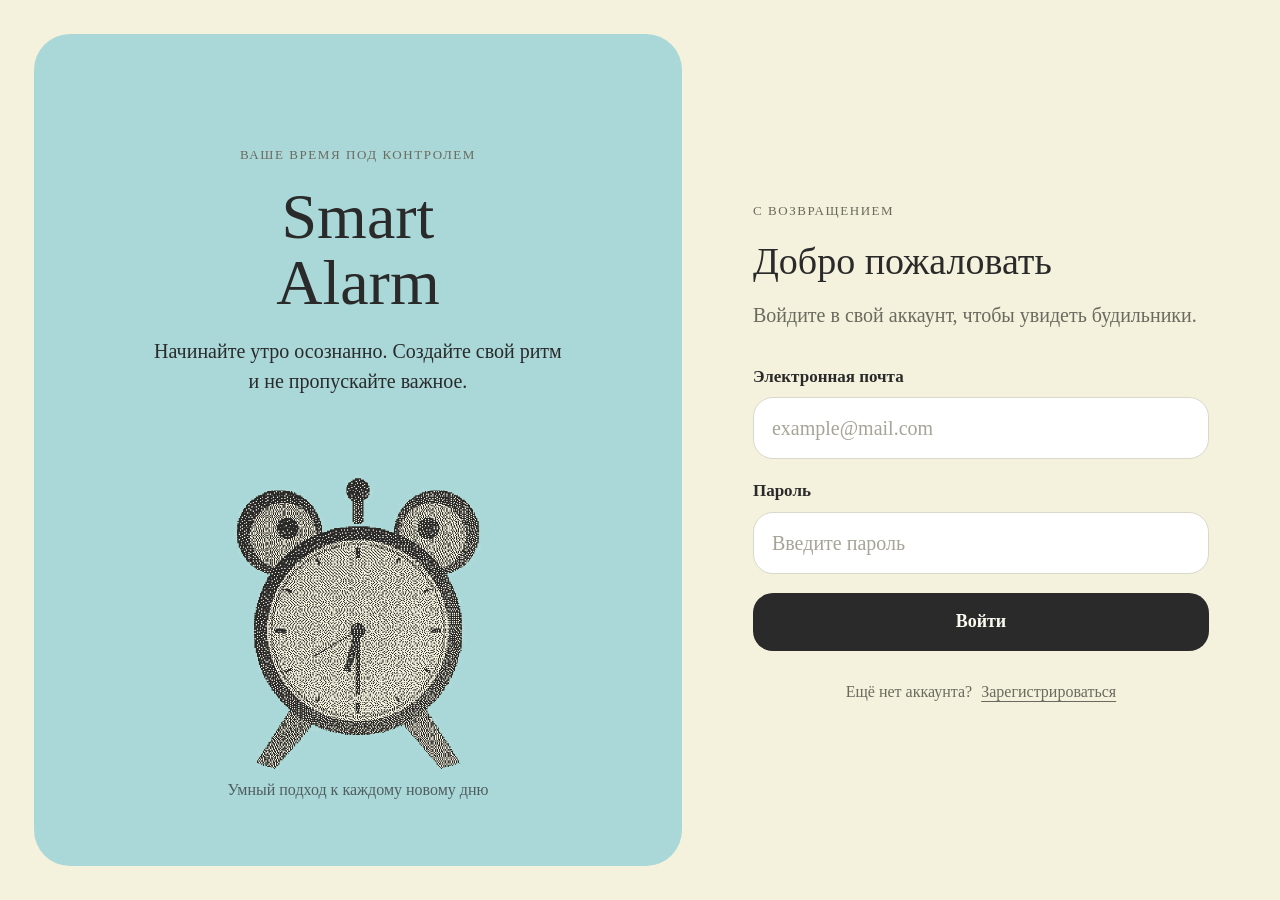
<file: frontend/index.html>
<!DOCTYPE html>
<html lang="ru">
<head>
    <meta charset="UTF-8">
    <meta name="viewport" content="width=device-width, initial-scale=1.0">
    <meta name="theme-color" content="#F4F2DD">

    <title>Smart Alarm</title>

    <link rel="icon" type="image/png" href="assets/clock.png">
    <link rel="stylesheet" href="styles.css">
</head>

<body>
    <div id="app">
        <div class="app-loading">
            <img src="assets/clock.png" alt="" class="loading-icon">
            <p>Smart Alarm</p>
            <span>Загружаем приложение...</span>
        </div>
    </div>

    <script type="module" src="app.js"></script>
</body>
</html>
</file>
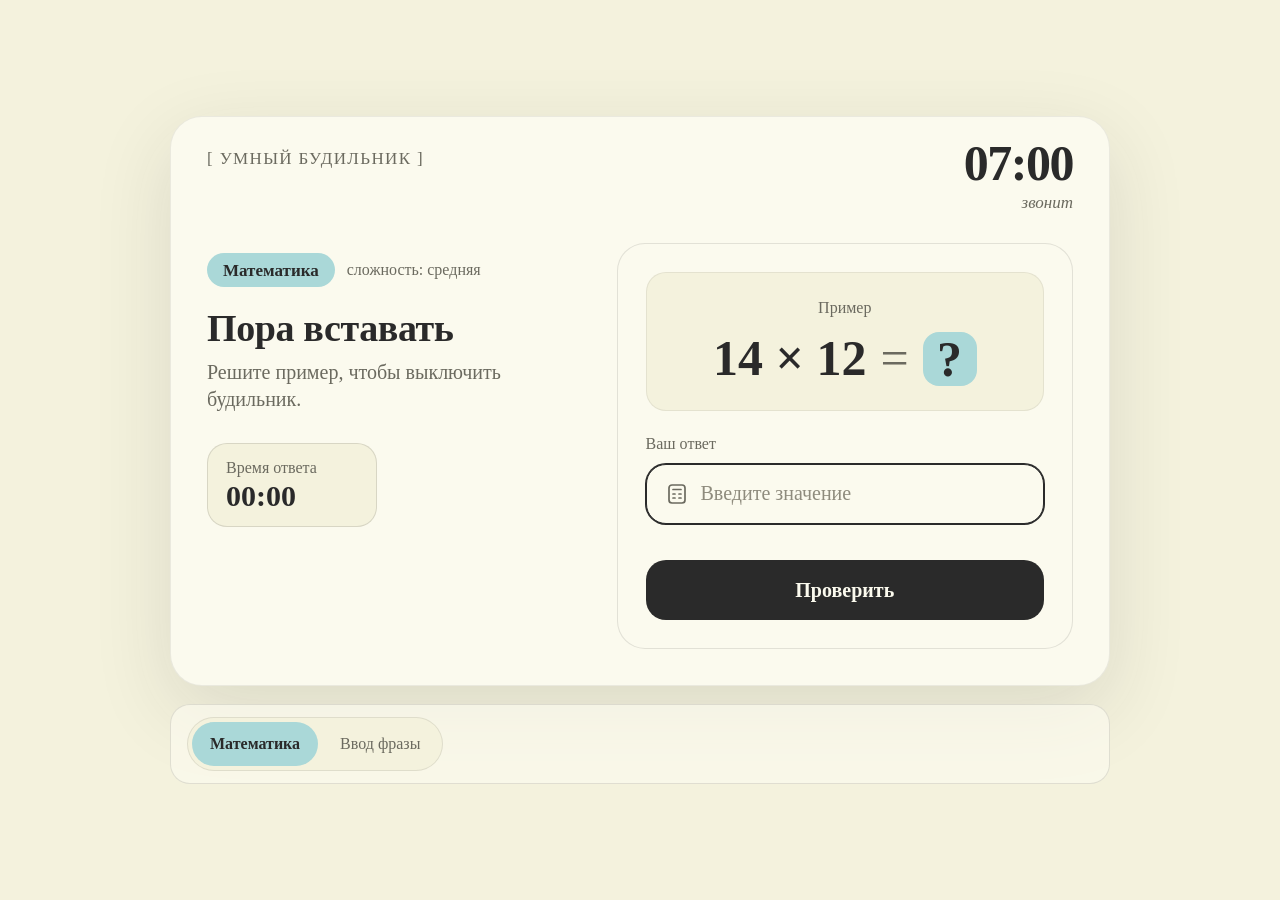
<file: frontend/task.html>
<!doctype html>
<html lang="ru">
    <head>
        <meta charset="UTF-8">
        <meta name="viewport" content="width=device-width, initial-scale=1.0">
        <title>Задание — Smart Alarm</title>
        <link rel="stylesheet" href="task.css">
    </head>
    <body>
        <main class="task-page">
            <div id="task-root" class="task-root"></div>

            <noscript>
                <p>Для выполнения задания включите JavaScript.</p>
            </noscript>
        </main>

        <script type="module" src="task.js"></script>
    </body>
</html>
</file>
<file: frontend/styles.css>
:root {
    --color-background: #F4F2DD;
    --color-surface: #FBFAEE;
    --color-primary: #AAD8D8;
    --color-primary-dark: #79B9B9;
    --color-text: #2A2A2A;
    --color-muted: #6B6A5F;
    --color-accent: #A63A2B;
    --color-line: #D9D9CB;
    --color-white: #FFFFFF;
    --color-error-bg: #F8E8E4;
    --color-success-bg: #E6F1E5;

    --font-main: "Times New Roman", Times, serif;

    --radius-card: 29px;
    --radius-button: 20px;
    --radius-small: 14px;

    --shadow-soft: 0 8px 30px rgba(42, 42, 42, 0.045);
    --transition: 0.2s ease;
}

/*reset*/


* {
    box-sizing: border-box;
    margin: 0;
    padding: 0;
}

html {
    min-width: 320px;
    min-height: 100%;
    scroll-behavior: smooth;
}

body {
    min-width: 320px;
    min-height: 100vh;
    background: var(--color-background);
    color: var(--color-text);
    font-family: var(--font-main);
    font-size: 20px;
    line-height: 1.5;
}

button,
input,
select,
textarea {
    font: inherit;
}

button {
    color: inherit;
}

button:focus-visible,
input:focus-visible,
select:focus-visible,
a:focus-visible {
    outline: 2px solid var(--color-text);
    outline-offset: 3px;
}

button:disabled {
    cursor: not-allowed;
    opacity: 0.55;
}

.button:disabled {
    background: #DEDCD0;
    border-color: transparent;
    color: #8B897C;
    opacity: 1;
}

.button:disabled:hover {
    background: #DEDCD0;
    border-color: transparent;
    color: #8B897C;
}

a {
    color: inherit;
    text-decoration: none;
}

img {
    display: block;
    max-width: 100%;
}

/* APP ROOT AND LOADING*/

#app {
    min-height: 100vh;
}

.app-loading {
    min-height: 100vh;
    display: flex;
    flex-direction: column;
    justify-content: center;
    align-items: center;
    gap: 12px;
    color: var(--color-muted);
}

.loading-icon {
    width: 76px;
    height: 76px;
    object-fit: contain;
    margin-bottom: 8px;
}

.app-loading p {
    color: var(--color-text);
    font-size: 30px;
}

.app-loading span {
    font-size: 15px;
}

/*COMMON ELEMENTS */

.eyebrow {
    color: var(--color-muted);
    font-size: 13px;
    letter-spacing: 0.12em;
    text-transform: uppercase;
}

.page-title {
    font-size: clamp(30px, 3vw, 38px);
    font-weight: 700;
    line-height: 1.08;
}

.page-description {
    max-width: 620px;
    color: var(--color-muted);
    font-size: 20px;
}

.section-title {
    font-size: 24px;
    font-weight: 700;
}

.muted {
    color: var(--color-muted);
}

.accent-text {
    font-style: italic;
}

.divider {
    width: 100%;
    height: 1px;
    background: var(--color-line);
    border: none;
}

/* BUTTONS */

.button {
    min-height: 58px;
    padding: 13px 24px;
    display: inline-flex;
    justify-content: center;
    align-items: center;
    gap: 9px;

    border: 1px solid transparent;
    border-radius: var(--radius-button);

    background: var(--color-text);
    color: var(--color-surface);

    font-size: 18px;
    font-weight: 700;
    cursor: pointer;
    transition:
        background var(--transition),
        color var(--transition),
        transform var(--transition),
        border-color var(--transition);
}

.button:hover {
    background: #1E1E1E;
}

.button:active {
    transform: scale(0.98);
}

.button-primary {
    background: var(--color-text);
    color: var(--color-surface);
}

.button-primary:hover {
    background: #1E1E1E;
}

.button-accent {
    background: var(--color-primary);
    color: var(--color-text);
}

.button-accent:hover {
    background: var(--color-primary-dark);
}

.button-secondary {
    background: transparent;
    border-color: var(--color-text);
    color: var(--color-text);
}

.button-secondary:hover {
    background: rgba(170, 216, 216, 0.28);
    border-color: var(--color-text);
}

.button-danger {
    background: var(--color-accent);
    color: var(--color-white);
}

.button-danger:hover {
    background: #8E3124;
}

.button-full {
    width: 100%;
}

.button-small {
    min-height: 44px;
    padding: 9px 17px;
    font-size: 15px;
}

.text-button {
    padding: 4px 0;
    border: none;
    background: transparent;
    color: var(--color-muted);
    cursor: pointer;
    text-decoration: underline;
    text-underline-offset: 4px;
}

.text-button:hover {
    color: var(--color-text);
}

/* FORM ELEMENTS */

.form {
    display: flex;
    flex-direction: column;
    gap: 19px;
}

.form-group {
    display: flex;
    flex-direction: column;
    gap: 8px;
}

.form-label {
    font-size: 17px;
    font-weight: 700;
    color: var(--color-text);
}

.form-input {
    width: 100%;
    min-height: 60px;
    padding: 15px 18px;

    border: 1px solid var(--color-line);
    border-radius: var(--radius-button);

    background: var(--color-white);
    color: var(--color-text);

    font-size: 20px;
    transition:
        border-color var(--transition),
        box-shadow var(--transition),
        background var(--transition);
}

.form-input::placeholder {
    color: #A6A497;
}

.form-input:focus {
    outline: none;
    border-color: var(--color-text);
    box-shadow: 0 0 0 1px var(--color-text);
}

.form-input:disabled {
    background: #ECEBE3;
}

.form-input.is-invalid,
.form-input[aria-invalid="true"] {
    border-color: var(--color-accent);
    background: var(--color-error-bg);
}

.form-hint {
    color: var(--color-muted);
    font-size: 16px;
}

.form-error {
    color: var(--color-accent);
    font-size: 16px;
}

.form-message {
    padding: 13px 16px;
    border: 1px solid transparent;
    border-radius: var(--radius-small);
    font-size: 16px;
}

.form-message.error {
    border-color: var(--color-accent);
    background: var(--color-error-bg);
    color: var(--color-accent);
}

.form-message.success {
    background: var(--color-primary);
    color: var(--color-text);
}

.list-message {
    margin-bottom: 18px;
}

/* AUTHENTICATION LAYOUT */

.auth-layout {
    min-height: 100vh;
    padding: 34px;
    display: grid;
    grid-template-columns: minmax(0, 1.1fr) minmax(380px, 0.9fr);
    gap: 34px;
}

.auth-visual {
    position: relative;
    min-height: 620px;
    padding: clamp(30px, 5vw, 70px);

    display: flex;
    flex-direction: column;
    justify-content: space-between;

    overflow: hidden;
    border-radius: 36px;
    background: var(--color-primary);
}

.auth-visual-content {
    position: relative;
    z-index: 1;
    width: 100%;
    max-width: none;
    margin: auto;

    display: flex;
    flex-direction: column;
    align-items: center;

    text-align: center;
}

.auth-visual h1 {
    margin-top: 20px;
    font-size: clamp(42px, 5vw, 68px);
    font-weight: 400;
    line-height: 1.03;
    text-align: center;
}

.auth-visual p {
    max-width: 420px;
    margin-top: 20px;
    font-size: 20px;
    text-align: center;
}

.auth-illustration {
    width: min(65%, 360px);
    max-height: 310px;
    object-fit: contain;
    align-self: center;
    margin-top: 25px;
}

.auth-visual-footer {
    position: relative;
    z-index: 1;
    width: 100%;

    color: rgba(42, 42, 42, 0.7);
    font-size: 16px;
    text-align: center;
}

.auth-panel {
    width: 100%;
    max-width: 480px;
    margin: auto;
    padding: 30px 12px;
}

.auth-panel-header {
    margin-bottom: 34px;
}

.auth-panel-header h2 {
    margin-top: 10px;
    font-size: 38px;
    font-weight: 400;
}

.auth-panel-header p {
    margin-top: 10px;
    color: var(--color-muted);
}

.auth-footer {
    margin-top: 25px;
    color: var(--color-muted);
    font-size: 16px;
    text-align: center;
}

.auth-footer button {
    margin-left: 5px;
}

/* ONBOARDING AND PERMISSIONS */

.onboarding-layout {
    min-height: 100vh;
    padding: 40px;
    display: flex;
    justify-content: center;
    align-items: center;
}

.onboarding-card {
    width: min(100%, 850px);
    min-height: 480px;
    padding: clamp(28px, 5vw, 60px);

    display: flex;
    flex-direction: column;
    align-items: center;
    justify-content: center;
    text-align: center;
    gap: 22px;

    border-radius: 36px;
    background: var(--color-surface);
    box-shadow: var(--shadow-soft);
}

.onboarding-illustration {
    width: min(240px, 55%);
    max-height: 220px;
    object-fit: contain;
}

.onboarding-card h1 {
    max-width: 650px;
    font-size: clamp(32px, 4vw, 48px);
    font-weight: 400;
    line-height: 1.12;
}

.onboarding-card p {
    max-width: 540px;
    color: var(--color-muted);
    font-size: 20px;
}

.onboarding-actions {
    width: 100%;
    margin-top: 12px;
    display: flex;
    justify-content: center;
    gap: 12px;
    flex-wrap: wrap;
}

.onboarding-progress {
    display: flex;
    justify-content: center;
    gap: 8px;
}

.progress-dot {
    width: 8px;
    height: 8px;
    border-radius: 50%;
    background: var(--color-line);
}

.progress-dot.active {
    width: 24px;
    border-radius: 10px;
    background: var(--color-primary-dark);
}

/* MAIN APP SHELL */

.app-shell {
    min-height: 100vh;
    display: grid;
    grid-template-columns: 260px minmax(0, 1fr);
}

.sidebar {
    position: sticky;
    top: 0;
    height: 100vh;
    padding: 30px 21px;

    display: flex;
    flex-direction: column;

    background: var(--color-surface);
    border-right: 1px solid var(--color-line);
}

.brand {
    display: flex;
    align-items: center;
    gap: 12px;
    padding: 4px 10px 35px;
}

.brand img {
    width: 43px;
    height: 43px;
    object-fit: contain;
}

.brand-name {
    font-size: 25px;
    line-height: 1;
}

.brand-caption {
    margin-top: 4px;
    color: var(--color-muted);
    font-size: 12px;
}

.sidebar-nav {
    display: flex;
    flex-direction: column;
    gap: 8px;
}

.nav-label {
    margin: 10px 12px 7px;
    color: var(--color-muted);
    font-size: 12px;
    letter-spacing: 0.1em;
    text-transform: uppercase;
}

.nav-link {
    min-height: 48px;
    padding: 11px 14px;

    display: flex;
    align-items: center;
    gap: 12px;

    border: none;
    border-radius: 15px;
    background: transparent;

    color: var(--color-muted);
    text-align: left;
    font-size: 16px;
    cursor: pointer;
    transition: background var(--transition), color var(--transition);
}

.nav-link:hover {
    background: rgba(170, 216, 216, 0.2);
    color: var(--color-text);
}

.nav-link.active {
    background: var(--color-primary);
    color: var(--color-text);
}

.nav-icon {
    width: 22px;
    text-align: center;
    font-size: 19px;
}

.sidebar-bottom {
    margin-top: auto;
    padding-top: 25px;
}

.sidebar-user {
    padding: 15px 10px 0;
    border-top: 1px solid var(--color-line);
}

.sidebar-user-email {
    overflow: hidden;
    color: var(--color-muted);
    font-size: 16px;
    text-overflow: ellipsis;
    white-space: nowrap;
}

.sidebar-user-action {
    margin-top: 9px;
}

.main-area {
    min-width: 0;
    padding: 34px clamp(25px, 4vw, 65px) 55px;
}

.topbar {
    min-height: 48px;
    margin-bottom: 38px;

    display: flex;
    align-items: center;
    justify-content: space-between;
    gap: 20px;
}

.topbar-date {
    color: var(--color-muted);
    font-size: 16px;
}

.topbar-actions {
    display: flex;
    align-items: center;
    gap: 12px;
}

.page-content {
    width: 100%;
    max-width: 1440px;
    margin: 0 auto;
}

.page-header {
    margin-bottom: 32px;
    display: flex;
    justify-content: space-between;
    align-items: flex-end;
    gap: 24px;
}

.page-header-text {
    display: flex;
    flex-direction: column;
    gap: 9px;
}

/* DASHBOARD / ALARM LIST */

.welcome-panel {
    position: relative;
    min-height: 190px;
    margin-bottom: 35px;
    padding: 30px 36px;

    display: flex;
    align-items: center;
    justify-content: space-between;
    gap: 25px;

    overflow: hidden;
    border-radius: var(--radius-card);
    background: var(--color-primary);
}

.welcome-content {
    flex: 1;
    min-width: 0;
}

.welcome-panel h1 {
    max-width: 650px;
    font-size: clamp(30px, 3vw, 38px);
    font-weight: 700;
    line-height: 1.08;
    overflow-wrap: anywhere;
    word-break: normal;
}

.welcome-panel p {
    margin-top: 12px;
    color: rgba(42, 42, 42, 0.75);
    font-size: 20px;
}

.welcome-decoration {
    width: 150px;
    max-height: 150px;
    flex-shrink: 0;
    object-fit: contain;
}

.alarm-section {
    margin-top: 30px;
}

.alarm-section-header {
    margin-bottom: 20px;
    display: flex;
    align-items: center;
    justify-content: space-between;
    gap: 16px;
}

.alarm-count {
    color: var(--color-muted);
    font-size: 16px;
}

.alarm-grid {
    display: grid;
    grid-template-columns: minmax(0, 1fr);
    gap: 18px;
}

.alarm-card {
    min-width: 0;
    padding: 25px;

    display: flex;
    flex-direction: column;
    gap: 18px;

    border: 1px solid var(--color-line);
    border-radius: var(--radius-card);
    background: var(--color-surface);
    box-shadow: var(--shadow-soft);
}

.alarm-card-top {
    display: flex;
    align-items: flex-start;
    justify-content: space-between;
    gap: 15px;
}

.alarm-time {
    font-size: clamp(40px, 4vw, 50px);
    line-height: 1;
    font-weight: 700;
    font-variant-numeric: tabular-nums;
}

.alarm-status {
    padding: 6px 12px;
    border-radius: 20px;
    background: var(--color-primary);
    color: var(--color-text);
    font-size: 14px;
    font-weight: 700;
    white-space: nowrap;
}

.alarm-status.disabled {
    background: #ECEBE3;
    color: var(--color-muted);
}

.alarm-days {
    display: flex;
    flex-wrap: wrap;
    gap: 6px;
}

.day-chip {
    min-width: 31px;
    height: 31px;
    padding: 0 7px;

    display: inline-flex;
    justify-content: center;
    align-items: center;

    border-radius: 50%;
    background: #ECEBE3;
    color: var(--color-muted);
    font-size: 14px;
}

.day-chip.active {
    background: var(--color-primary);
    color: var(--color-text);
}

.alarm-details {
    padding-top: 15px;
    display: flex;
    flex-direction: column;
    gap: 7px;
    border-top: 1px solid var(--color-line);
}

.alarm-detail {
    display: flex;
    justify-content: space-between;
    gap: 15px;
    font-size: 16px;
}

.alarm-detail-label {
    color: var(--color-muted);
}

.alarm-detail-value {
    text-align: right;
}

.alarm-card.is-disabled {
    background: #F7F5E8;
}

.alarm-card.is-disabled .alarm-time {
    color: var(--color-muted);
}

.alarm-card-actions {
    padding-top: 17px;
    display: flex;
    align-items: center;
    justify-content: space-between;
    gap: 16px;
    border-top: 1px solid var(--color-line);
}

.alarm-card-buttons {
    display: flex;
    align-items: center;
    gap: 9px;
    flex-wrap: wrap;
}

.switch {
    min-height: 44px;
    padding: 4px 0;

    display: inline-flex;
    align-items: center;
    gap: 10px;

    border: none;
    background: transparent;
    cursor: pointer;
}

.switch-track {
    position: relative;
    width: 52px;
    height: 30px;
    flex-shrink: 0;
    border-radius: 999px;
    background: #DEDCD0;
    transition: background var(--transition);
}

.switch-thumb {
    position: absolute;
    top: 4px;
    left: 4px;
    width: 22px;
    height: 22px;
    border-radius: 50%;
    background: var(--color-white);
    box-shadow: 0 1px 4px rgba(42, 42, 42, 0.18);
    transition: transform var(--transition);
}

.switch.is-on .switch-track {
    background: var(--color-primary-dark);
}

.switch.is-on .switch-thumb {
    transform: translateX(22px);
}

.switch-label {
    color: var(--color-muted);
    font-size: 16px;
    white-space: nowrap;
}

.switch.is-on .switch-label {
    color: var(--color-text);
}

/* ALARM EDITOR */

.alarm-editor {
    max-width: 980px;
}

.alarm-form {
    padding: clamp(22px, 3vw, 34px);

    display: flex;
    flex-direction: column;
    gap: 24px;

    border: 1px solid var(--color-line);
    border-radius: var(--radius-card);
    background: var(--color-surface);
    box-shadow: var(--shadow-soft);
}

.editor-grid {
    display: grid;
    grid-template-columns: repeat(2, minmax(0, 1fr));
    gap: 22px;
}

.form-input-time {
    max-width: 230px;
    font-size: 28px;
    font-weight: 700;
    font-variant-numeric: tabular-nums;
}

.fieldset-reset {
    min-width: 0;
    border: 0;
}

.fieldset-reset legend {
    margin-bottom: 10px;
    padding: 0;
}

.days-picker {
    display: flex;
    flex-wrap: wrap;
    gap: 9px;
}

.day-choice {
    min-width: 52px;
    min-height: 48px;
    padding: 8px 12px;

    border: 1px solid var(--color-line);
    border-radius: 999px;
    background: var(--color-white);
    color: var(--color-text);

    font-size: 15px;
    cursor: pointer;
    transition:
        background var(--transition),
        border-color var(--transition),
        color var(--transition);
}

.day-choice:hover {
    border-color: var(--color-primary-dark);
    background: rgba(170, 216, 216, 0.22);
}

.day-choice.is-selected {
    border-color: var(--color-primary-dark);
    background: var(--color-primary);
}

.check-row {
    position: relative;
    min-height: 58px;
    padding: 14px 18px;

    display: flex;
    align-items: center;
    gap: 12px;

    border: 1px solid var(--color-line);
    border-radius: var(--radius-button);
    background: var(--color-white);
    cursor: pointer;
}

.check-row:focus-within {
    border-color: var(--color-text);
    box-shadow: 0 0 0 1px var(--color-text);
}

.check-input {
    position: absolute;
    width: 1px;
    height: 1px;
    opacity: 0;
}

.check-box {
    width: 24px;
    height: 24px;
    flex-shrink: 0;

    display: inline-flex;
    align-items: center;
    justify-content: center;

    border: 1.5px solid var(--color-text);
    border-radius: 7px;
    background: var(--color-white);
    transition: background var(--transition);
}

.check-input:checked + .check-box {
    background: var(--color-text);
}

.check-input:checked + .check-box::after {
    content: "✓";
    color: var(--color-surface);
    font-size: 16px;
    line-height: 1;
}

.range-input {
    width: 100%;
    min-height: 58px;
    accent-color: var(--color-text);
    cursor: pointer;
}

.form-hint-block {
    margin-top: -8px;
}

.editor-actions {
    padding-top: 4px;
    display: flex;
    flex-wrap: wrap;
    align-items: center;
    gap: 12px;
}

.editor-delete {
    margin-left: auto;
}

/* MODAL */

.modal-backdrop {
    position: fixed;
    z-index: 50;
    inset: 0;
    padding: 22px;

    display: flex;
    justify-content: center;
    align-items: center;

    background: rgba(42, 42, 42, 0.42);
    backdrop-filter: blur(2px);
}

.modal-card {
    width: min(100%, 500px);
    padding: clamp(24px, 4vw, 36px);

    display: flex;
    flex-direction: column;
    gap: 18px;

    border: 1px solid var(--color-line);
    border-radius: var(--radius-card);
    background: var(--color-surface);
    box-shadow: 0 24px 70px rgba(42, 42, 42, 0.2);
}

.modal-card h2 {
    font-size: clamp(28px, 4vw, 36px);
    font-weight: 700;
    line-height: 1.1;
}

.modal-card p {
    color: var(--color-muted);
    font-size: 20px;
}

.modal-actions {
    margin-top: 6px;
    display: flex;
    flex-wrap: wrap;
    gap: 12px;
}

/* EMPTY / LOADING / ERROR STATES */

.state-panel {
    min-height: 300px;
    padding: 45px 25px;

    display: flex;
    flex-direction: column;
    justify-content: center;
    align-items: center;
    gap: 16px;

    border: 1px dashed var(--color-line);
    border-radius: var(--radius-card);
    background: rgba(251, 250, 238, 0.6);
    text-align: center;
}

.state-illustration {
    width: 110px;
    height: 110px;
    object-fit: contain;
}

.state-panel h2 {
    font-size: 27px;
    font-weight: 400;
}

.state-panel p {
    max-width: 420px;
    color: var(--color-muted);
}

.state-error {
    border-color: #E5B7AC;
    background: var(--color-error-bg);
}

.loader {
    width: 34px;
    height: 34px;
    border: 3px solid var(--color-line);
    border-top-color: var(--color-primary-dark);
    border-radius: 50%;
    animation: spin 0.8s linear infinite;
}

@keyframes spin {
    to {
        transform: rotate(360deg);
    }
}

/* PROFILE */

.profile-card {
    max-width: 720px;
    padding: 30px;
    border: 1px solid var(--color-line);
    border-radius: var(--radius-card);
    background: var(--color-surface);
}

.profile-row {
    padding: 18px 0;
    display: flex;
    justify-content: space-between;
    gap: 20px;
    border-bottom: 1px solid var(--color-line);
}

.profile-row:last-child {
    border-bottom: none;
}

.profile-label {
    color: var(--color-muted);
}

/* MOBILE NAVIGATION */

.mobile-header {
    display: none;
}

.mobile-nav {
    display: none;
}

/* RESPONSIVE: SMALL DESKTOP */

@media (max-width: 1100px) {
    .app-shell {
        grid-template-columns: 220px minmax(0, 1fr);
    }

    .sidebar {
        padding-inline: 15px;
    }

    .main-area {
        padding-inline: 28px;
    }

    .alarm-grid {
        grid-template-columns: 1fr;
    }

    .auth-layout {
        grid-template-columns: minmax(0, 1fr) minmax(340px, 0.9fr);
        padding: 22px;
        gap: 22px;
    }
}

/* RESPONSIVE: TABLET */

@media (max-width: 760px) {
    .app-shell {
        display: block;
        padding-bottom: 78px;
    }

    .sidebar {
        display: none;
    }

    .main-area {
        padding: 22px 20px 35px;
    }

    .topbar {
        margin-bottom: 27px;
    }

    .mobile-header {
        min-height: 65px;
        padding: 12px 20px;

        display: flex;
        align-items: center;
        justify-content: space-between;

        background: var(--color-surface);
        border-bottom: 1px solid var(--color-line);
    }

    .mobile-header .brand {
        padding: 0;
    }

    .mobile-nav {
        position: fixed;
        z-index: 20;
        right: 0;
        bottom: 0;
        left: 0;

        min-height: 70px;
        padding: 8px 12px;

        display: flex;
        justify-content: space-around;
        align-items: center;
        gap: 5px;

        background: var(--color-surface);
        border-top: 1px solid var(--color-line);
    }

    .mobile-nav .nav-link {
        min-width: 0;
        min-height: 54px;
        padding: 6px 10px;

        flex: 1;
        flex-direction: column;
        justify-content: center;
        gap: 2px;

        font-size: 11px;
        text-align: center;
    }

    .mobile-nav .nav-icon {
        font-size: 19px;
    }

    .welcome-panel {
        min-height: 165px;
        padding: 25px;
    }

    .welcome-decoration {
        width: 100px;
    }

    .page-header {
        align-items: flex-start;
        flex-direction: column;
    }

    .editor-grid {
        grid-template-columns: 1fr;
    }

    .alarm-form {
        border-radius: 23px;
    }

    .alarm-card-actions {
        align-items: flex-start;
        flex-direction: column;
    }

    .alarm-card-buttons {
        width: 100%;
    }

    .alarm-card-buttons .button {
        flex: 1;
    }

    .editor-delete {
        margin-left: 0;
    }

    .modal-actions .button {
        flex: 1;
    }

    .auth-layout {
        min-height: 100vh;
        padding: 18px;
        display: flex;
        flex-direction: column;
        gap: 15px;
    }

    .auth-visual {
        min-height: 230px;
        padding: 25px;
        border-radius: 25px;
    }

    .auth-visual h1 {
        font-size: 38px;
    }

    .auth-visual p {
        margin-top: 10px;
        font-size: 16px;
    }

    .auth-illustration {
        display: none;
    }

    .auth-panel {
        max-width: 520px;
        padding: 25px 8px;
    }

    .auth-panel-header {
        margin-bottom: 25px;
    }

    .auth-panel-header h2 {
        font-size: 33px;
    }

    .onboarding-layout {
        padding: 18px;
    }

    .onboarding-card {
        min-height: 430px;
        padding: 28px 20px;
    }
}

/* RESPONSIVE: MOBILE */

@media (max-width: 480px) {
    body {
        font-size: 15px;
    }

    .main-area {
        padding: 18px 15px 28px;
    }

    .page-title {
        font-size: 32px;
    }

    .topbar {
        margin-bottom: 23px;
    }

    .topbar-date {
        font-size: 13px;
    }

    .welcome-panel {
        min-height: 150px;
        padding: 21px;
        border-radius: 23px;
    }

    .welcome-panel h1 {
        font-size: 31px;
    }

    .welcome-panel p {
        font-size: 14px;
    }

    .welcome-decoration {
        width: 75px;
    }

    .alarm-card {
        padding: 20px;
        border-radius: 23px;
    }

    .alarm-time {
        font-size: 39px;
    }

    .alarm-section-header {
        align-items: flex-start;
    }

    .section-title {
        font-size: 21px;
    }

    .button {
        min-height: 45px;
        padding: 10px 17px;
    }

    .mobile-nav {
        padding-inline: 5px;
    }

    .mobile-nav .nav-link {
        padding-inline: 4px;
        font-size: 10px;
    }

    .auth-layout {
        padding: 12px 17px;
    }

    .auth-visual {
        min-height: 185px;
        padding: 20px;
    }

    .auth-visual h1 {
        font-size: 33px;
    }

    .auth-panel-header h2 {
        font-size: 30px;
    }

    .profile-card {
        padding: 20px;
    }

    .profile-row {
        flex-direction: column;
        gap: 5px;
    }

    .onboarding-card {
        min-height: 400px;
        padding: 25px 18px;
    }

    .onboarding-card h1 {
        font-size: 31px;
    }
}

/* ACCESSIBILITY / REDUCED MOTION */

@media (prefers-reduced-motion: reduce) {
    *,
    *::before,
    *::after {
        scroll-behavior: auto !important;
        animation-duration: 0.01ms !important;
        animation-iteration-count: 1 !important;
        transition-duration: 0.01ms !important;
    }
}

/* cкрываем часы в блоке приветствия на узких экранах */
@media (max-width: 900px) {
    .welcome-decoration {
        display: none;
    }
}
</file>
<file: frontend/task.css>
:root {
    --graphite: #2A2A2A;
    --vanilla: #F4F2DD;
    --mint: #AAD8D8;
    --surface: #FBFAEE;
    --error: #A63A2B;
    --error-surface: #F8E8E4;
    --muted: #6B6A5F;
    --muted-soft: #8E8B7D;
    --disabled: #DCD6C5;
    --disabled-text: #8A8778;
    --font-main: "Times New Roman", Times, serif;
    --radius-window: 32px;
    --radius-card: 28px;
    --radius-control: 20px;
    --control-height: 60px;
    --page-padding: 24px;
    --window-shadow: 0 24px 80px rgba(42, 42, 42, 0.12);
}

* {
    box-sizing: border-box;
}

html {
    min-height: 100%;
}

body {
    margin: 0;
    min-height: 100vh;
    background: var(--vanilla);
    color: var(--graphite);
    font-family: var(--font-main);
    font-size: 20px;
    line-height: 1.4;
    -webkit-font-smoothing: antialiased;
    text-rendering: optimizeLegibility;
}

button,
input {
    font: inherit;
}

button {
    cursor: pointer;
}

::selection {
    background: var(--mint);
    color: var(--graphite);
}

.task-page {
    display: flex;
    align-items: center;
    justify-content: center;
    min-height: 100vh;
    padding: var(--page-padding);
}

.task-root {
    width: min(100%, 940px);
}

.task-stack {
    display: flex;
    flex-direction: column;
    gap: 18px;
}

.alarm-window {
    overflow: hidden;
    width: 100%;
    background: var(--surface);
    border: 1px solid rgba(42, 42, 42, 0.08);
    border-radius: var(--radius-window);
    box-shadow: var(--window-shadow);
}

.alarm-topbar {
    display: flex;
    align-items: flex-start;
    justify-content: space-between;
    gap: 24px;
    padding: 24px 36px 0;
}

.brand-mark {
    padding-top: 6px;
    color: var(--muted);
    font-size: 17px;
    letter-spacing: 0.08em;
    text-transform: uppercase;
}

.alarm-clock {
    flex: 0 0 auto;
    text-align: right;
}

.alarm-clock__time {
    display: block;
    font-size: 50px;
    font-weight: 700;
    line-height: 0.9;
    letter-spacing: -0.03em;
    font-variant-numeric: tabular-nums;
}

.alarm-clock__label {
    display: block;
    margin-top: 5px;
    color: var(--muted);
    font-size: 17px;
    font-style: italic;
}

.alarm-window__body {
    padding: 28px 36px 36px;
}

.challenge-layout {
    display: grid;
    grid-template-columns: minmax(0, 0.9fr) minmax(0, 1.1fr);
    gap: 36px;
    align-items: start;
}

.intro {
    padding-top: 10px;
}

.tag-row {
    display: flex;
    flex-wrap: wrap;
    align-items: center;
    gap: 12px;
}

.tag {
    display: inline-flex;
    align-items: center;
    min-height: 34px;
    padding: 5px 16px;
    background: var(--mint);
    border-radius: 999px;
    color: var(--graphite);
    font-size: 17px;
    font-weight: 700;
    line-height: 1;
}

.tag--mint {
    background: var(--mint);
    color: var(--graphite);
}

.tag--error {
    background: var(--error);
    color: var(--surface);
}

.meta-caption {
    color: var(--muted);
    font-size: 16px;
}

.screen-title {
    margin: 22px 0 10px;
    font-size: 38px;
    font-weight: 700;
    line-height: 1.05;
    letter-spacing: -0.01em;
}

.screen-subtitle {
    max-width: 30ch;
    margin: 0;
    color: var(--muted);
    font-size: 20px;
    line-height: 1.35;
}

.timer-card {
    display: inline-flex;
    flex-direction: column;
    gap: 2px;
    min-width: 170px;
    margin-top: 30px;
    padding: 13px 18px 15px;
    background: var(--vanilla);
    border: 1px solid rgba(42, 42, 42, 0.14);
    border-radius: var(--radius-control);
}

.timer-card__label {
    color: var(--muted);
    font-size: 16px;
}

.timer-card__value {
    font-size: 30px;
    font-weight: 700;
    line-height: 1;
    font-variant-numeric: tabular-nums;
}

.challenge-card {
    padding: 28px;
    background: var(--surface);
    border: 1px solid rgba(42, 42, 42, 0.12);
    border-radius: var(--radius-card);
}

.question-block {
    padding: 24px;
    background: var(--vanilla);
    border: 1px solid rgba(42, 42, 42, 0.08);
    border-radius: var(--radius-control);
    text-align: center;
}

.question-label {
    display: block;
    margin-bottom: 12px;
    color: var(--muted);
    font-size: 16px;
}

.math-question {
    display: flex;
    flex-wrap: nowrap;
    align-items: center;
    justify-content: center;
    gap: 14px;
    font-size: 50px;
    font-weight: 700;
    line-height: 1.1;
    white-space: nowrap;
    font-variant-numeric: tabular-nums;
}

.math-question__sign {
    color: var(--muted);
    font-weight: 400;
}

.math-question__unknown {
    display: inline-flex;
    align-items: center;
    justify-content: center;
    min-width: 54px;
    height: 54px;
    padding: 0 10px;
    background: var(--mint);
    border-radius: 16px;
    line-height: 1;
}

.phrase-quote {
    margin: 0;
    font-size: 30px;
    font-style: italic;
    font-weight: 700;
    line-height: 1.3;
}

.answer-form {
    margin-top: 22px;
}

.field-label {
    display: block;
    margin-bottom: 8px;
    color: var(--muted);
    font-size: 16px;
}

.field {
    display: flex;
    align-items: center;
    gap: 12px;
    height: var(--control-height);
    padding: 0 18px;
    background: var(--surface);
    border: 1px solid rgba(42, 42, 42, 0.34);
    border-radius: var(--radius-control);
    transition:
        border-color 0.15s ease,
        box-shadow 0.15s ease,
        background-color 0.15s ease;
}

.field:focus-within {
    border-color: var(--graphite);
    box-shadow: 0 0 0 1px var(--graphite);
}

.field--error {
    background: var(--error-surface);
    border-color: var(--error);
    box-shadow: 0 0 0 1px var(--error);
}

.field__icon {
    display: inline-flex;
    flex: 0 0 auto;
    color: var(--muted);
}

.field__icon svg {
    width: 24px;
    height: 24px;
}

.field__input {
    flex: 1 1 auto;
    min-width: 0;
    height: 100%;
    padding: 0;
    background: transparent;
    border: 0;
    outline: 0;
    color: var(--graphite);
    font-size: 20px;
}

.field__input::placeholder {
    color: var(--muted-soft);
    opacity: 1;
}

.field__input:disabled {
    color: var(--muted);
    cursor: wait;
}

.field-error {
    display: flex;
    align-items: center;
    gap: 8px;
    min-height: 24px;
    margin: 8px 0 0;
    color: var(--error);
    font-size: 16px;
    line-height: 1.3;
}

.field-error[hidden] {
    display: flex;
    visibility: hidden;
}

.field-error__mark {
    display: inline-flex;
    align-items: center;
    justify-content: center;
    flex: 0 0 auto;
    width: 18px;
    height: 18px;
    border: 1px solid currentColor;
    border-radius: 50%;
    font-size: 13px;
    font-weight: 700;
    line-height: 1;
}

.button {
    display: inline-flex;
    align-items: center;
    justify-content: center;
    gap: 10px;
    min-height: var(--control-height);
    padding: 0 28px;
    border: 1px solid transparent;
    border-radius: var(--radius-control);
    font-size: 20px;
    font-weight: 700;
    line-height: 1;
    transition:
        background-color 0.15s ease,
        color 0.15s ease,
        border-color 0.15s ease,
        opacity 0.15s ease,
        transform 0.12s ease;
}

.button:active {
    transform: translateY(1px);
}

.button:focus-visible {
    outline: 2px solid var(--graphite);
    outline-offset: 3px;
}

.button--primary {
    background: var(--graphite);
    color: var(--surface);
}

.button--primary:hover:not(:disabled) {
    background: #1E1E1E;
}

.button--primary:disabled {
    background: var(--disabled);
    color: var(--disabled-text);
    cursor: wait;
}

.button--secondary {
    background: transparent;
    border-color: var(--graphite);
    color: var(--graphite);
}

.button--secondary:hover {
    background: rgba(42, 42, 42, 0.05);
}

.button--wide {
    width: 100%;
    margin-top: 4px;
}

.button-spinner {
    width: 18px;
    height: 18px;
    border: 2px solid rgba(251, 250, 238, 0.35);
    border-top-color: var(--surface);
    border-radius: 50%;
    animation: spin 0.8s linear infinite;
}

.result-card {
    max-width: 640px;
    margin: 0 auto;
    padding: 12px 10px 4px;
    text-align: center;
}

.result-badge {
    display: flex;
    align-items: center;
    justify-content: center;
    width: 76px;
    height: 76px;
    margin: 0 auto 18px;
    border-radius: 50%;
    font-size: 40px;
    font-weight: 700;
    line-height: 1;
}

.result-badge--success {
    background: var(--mint);
    color: var(--graphite);
}

.result-badge--error {
    background: var(--error);
    color: var(--surface);
}

.result-title {
    margin: 18px 0 10px;
    font-size: 38px;
    font-weight: 700;
    line-height: 1.08;
    letter-spacing: -0.01em;
}

.result-message {
    max-width: 46ch;
    margin: 0 auto;
    color: var(--muted);
    font-size: 20px;
    line-height: 1.35;
}

.result-hint {
    max-width: 44ch;
    margin: 10px auto 0;
    color: var(--muted);
    font-size: 16px;
    font-style: italic;
    line-height: 1.35;
}

.result-meta {
    display: grid;
    grid-template-columns: repeat(2, minmax(0, 1fr));
    gap: 14px;
    margin: 28px 0 4px;
    padding: 18px 20px;
    background: var(--vanilla);
    border-radius: var(--radius-control);
    text-align: left;
}

.result-meta div {
    display: flex;
    flex-direction: column;
    gap: 2px;
}

.result-meta dt {
    color: var(--muted);
    font-size: 16px;
}

.result-meta dd {
    margin: 0;
    font-size: 20px;
    font-weight: 700;
}

.result-actions {
    display: flex;
    flex-wrap: wrap;
    align-items: center;
    justify-content: center;
    gap: 12px;
    margin-top: 26px;
}

.loading-caption {
    display: flex;
    align-items: center;
    justify-content: center;
    gap: 10px;
    margin: 24px 0 0;
    color: var(--muted);
    font-size: 16px;
    font-style: italic;
}

.spinner {
    width: 18px;
    height: 18px;
    border: 2px solid rgba(42, 42, 42, 0.18);
    border-top-color: var(--graphite);
    border-radius: 50%;
    animation: spin 0.8s linear infinite;
}

.skeleton {
    position: relative;
    overflow: hidden;
    background: rgba(42, 42, 42, 0.08);
    border-radius: 12px;
}

.skeleton::after {
    position: absolute;
    inset: 0;
    background: linear-gradient(
        90deg,
        transparent,
        rgba(251, 250, 238, 0.72),
        transparent
    );
    content: "";
    transform: translateX(-100%);
    animation: shimmer 1.4s infinite;
}

.skeleton--tag {
    width: 140px;
    height: 34px;
    border-radius: 999px;
}

.skeleton--title {
    width: 78%;
    height: 46px;
    margin-top: 22px;
}

.skeleton--subtitle {
    width: 92%;
    height: 24px;
    margin-top: 14px;
}

.skeleton--timer {
    width: 170px;
    height: 72px;
    margin-top: 30px;
    border-radius: var(--radius-control);
}

.skeleton--question {
    height: 126px;
    border-radius: var(--radius-control);
}

.skeleton--label {
    width: 96px;
    height: 17px;
    margin-top: 24px;
}

.skeleton--field {
    height: var(--control-height);
    margin-top: 10px;
    border-radius: var(--radius-control);
}

.skeleton--button {
    height: var(--control-height);
    margin-top: 30px;
    border-radius: var(--radius-control);
}

.demo-bar {
    display: flex;
    align-items: center;
    justify-content: space-between;
    gap: 18px;
    width: 100%;
    padding: 12px 16px;
    background: rgba(251, 250, 238, 0.72);
    border: 1px solid rgba(42, 42, 42, 0.12);
    border-radius: var(--radius-control);
}

.demo-bar__info {
    display: flex;
    flex-wrap: wrap;
    align-items: center;
    gap: 10px;
    color: var(--muted);
    font-size: 16px;
}

.demo-badge {
    padding: 4px 10px;
    background: var(--graphite);
    border-radius: 999px;
    color: var(--surface);
    font-size: 14px;
    font-weight: 700;
    letter-spacing: 0.04em;
    line-height: 1;
    text-transform: uppercase;
}

.demo-tabs {
    display: flex;
    flex: 0 0 auto;
    gap: 4px;
    padding: 4px;
    background: var(--vanilla);
    border: 1px solid rgba(42, 42, 42, 0.1);
    border-radius: 999px;
}

.demo-tab {
    min-height: 44px;
    padding: 0 18px;
    background: transparent;
    border: 0;
    border-radius: 999px;
    color: var(--muted);
    font-size: 16px;
    line-height: 1;
    transition:
        background-color 0.15s ease,
        color 0.15s ease;
}

.demo-tab:hover {
    background: rgba(42, 42, 42, 0.05);
}

.demo-tab.is-active {
    background: var(--mint);
    color: var(--graphite);
    font-weight: 700;
}

.demo-tab:focus-visible {
    outline: 2px solid var(--graphite);
    outline-offset: 2px;
}

@keyframes spin {
    to {
        transform: rotate(360deg);
    }
}

@keyframes shimmer {
    to {
        transform: translateX(100%);
    }
}

@media (max-width: 820px) {
    .challenge-layout {
        grid-template-columns: 1fr;
        gap: 24px;
    }

    .intro {
        padding-top: 0;
    }

    .timer-card {
        margin-top: 22px;
    }

    .alarm-topbar {
        padding: 20px 24px 0;
    }

    .alarm-window__body {
        padding: 24px;
    }

    .alarm-clock__time {
        font-size: 42px;
    }

    .screen-title,
    .result-title {
        font-size: 32px;
    }

    .math-question {
        font-size: 42px;
    }

    .phrase-quote {
        font-size: 27px;
    }

    .demo-bar {
        flex-direction: column;
        align-items: stretch;
    }

    .demo-tabs {
        justify-content: center;
    }

    .demo-tab {
        flex: 1 1 0;
    }
}

@media (max-width: 560px) {
    :root {
        --page-padding: 12px;
    }

    .alarm-window {
        border-radius: 24px;
    }

    .alarm-topbar {
        padding: 18px 18px 0;
    }

    .alarm-window__body {
        padding: 18px;
    }

    .alarm-clock__time {
        font-size: 34px;
    }

    .brand-mark {
        font-size: 14px;
    }

    .screen-title,
    .result-title {
        font-size: 28px;
    }

    .screen-subtitle {
        font-size: 18px;
    }

    .challenge-card {
        padding: 18px;
        border-radius: 24px;
    }

    .question-block {
        padding: 18px;
    }

    .math-question {
        gap: 8px;
        font-size: 34px;
    }

    .math-question__unknown {
        min-width: 44px;
        height: 44px;
        border-radius: 13px;
    }

    .phrase-quote {
        font-size: 24px;
    }

    .field {
        height: 56px;
        padding: 0 14px;
    }

    .button {
        min-height: 56px;
    }

    .result-meta {
        grid-template-columns: 1fr;
    }

    .demo-bar__info {
        font-size: 14px;
    }
}

@media (prefers-reduced-motion: reduce) {
    *,
    *::before,
    *::after {
        animation-duration: 0.01ms !important;
        animation-iteration-count: 1 !important;
        transition-duration: 0.01ms !important;
    }
}
</file>
